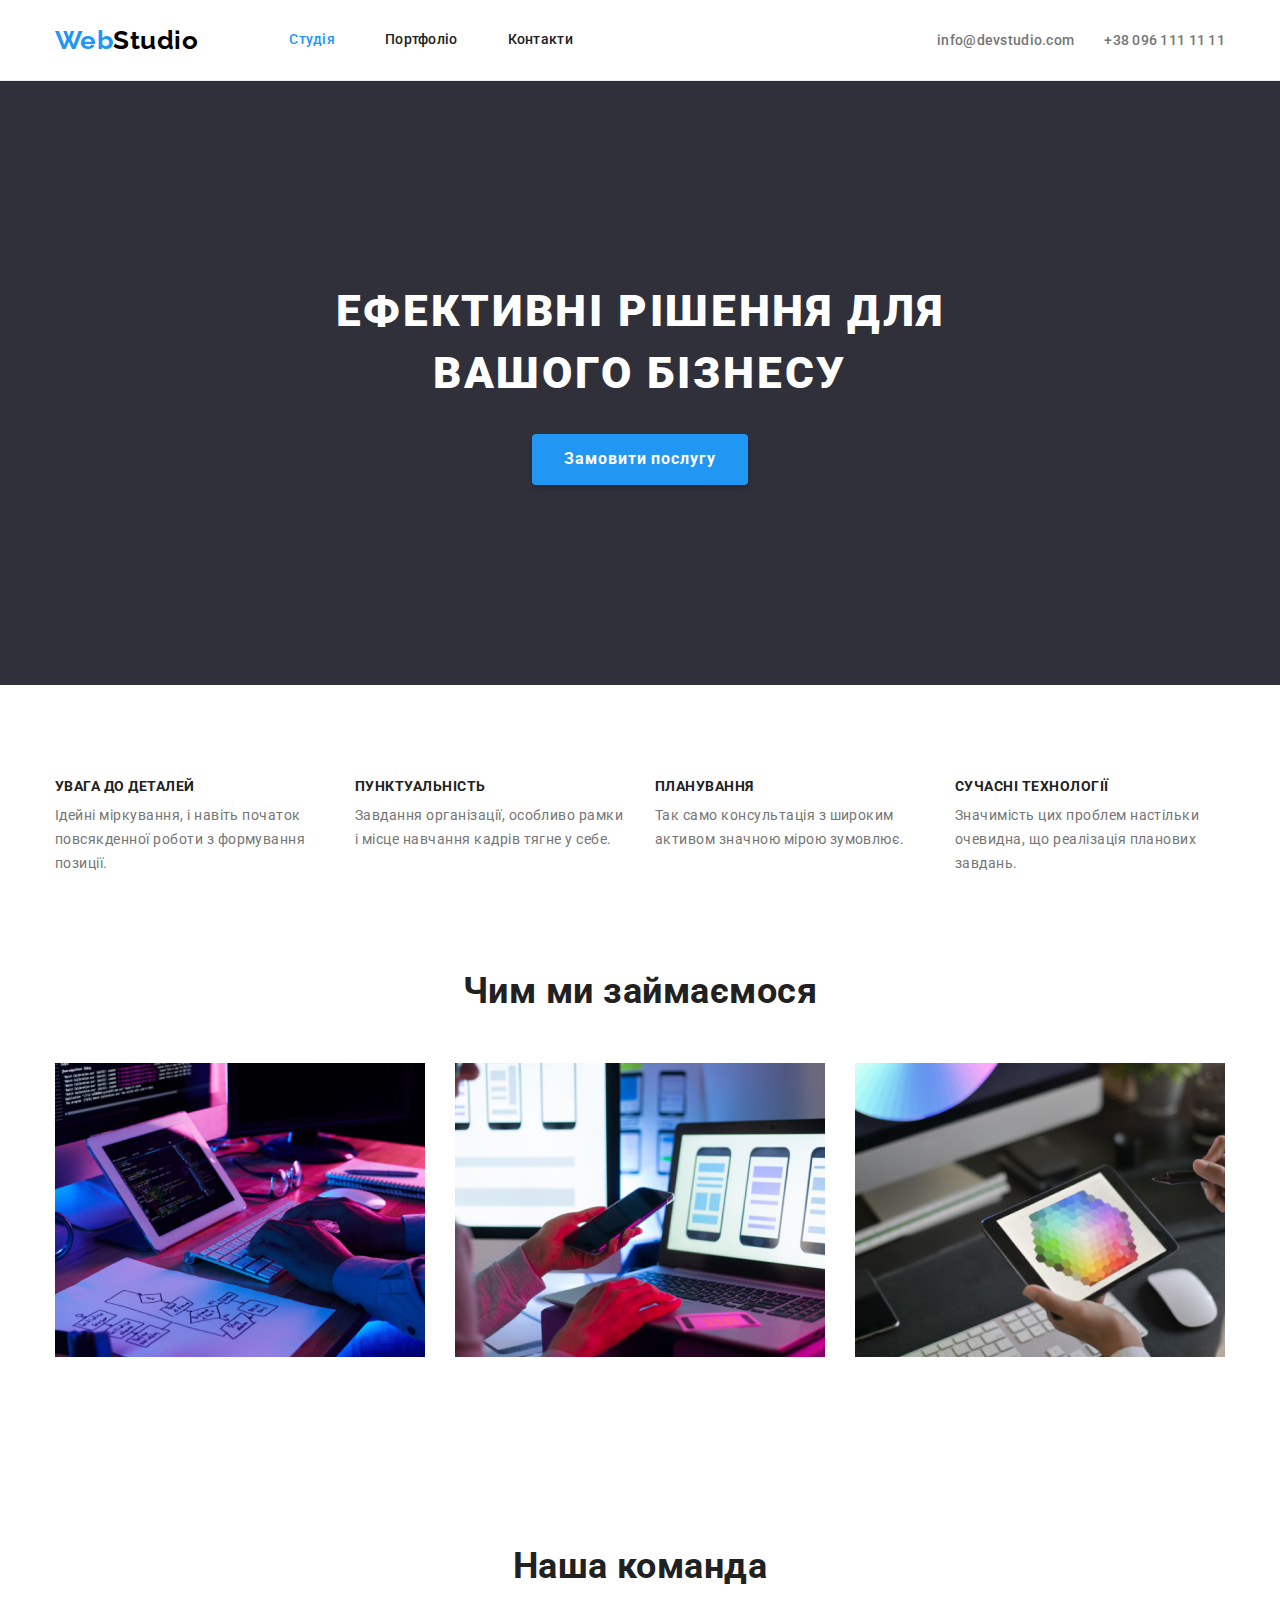
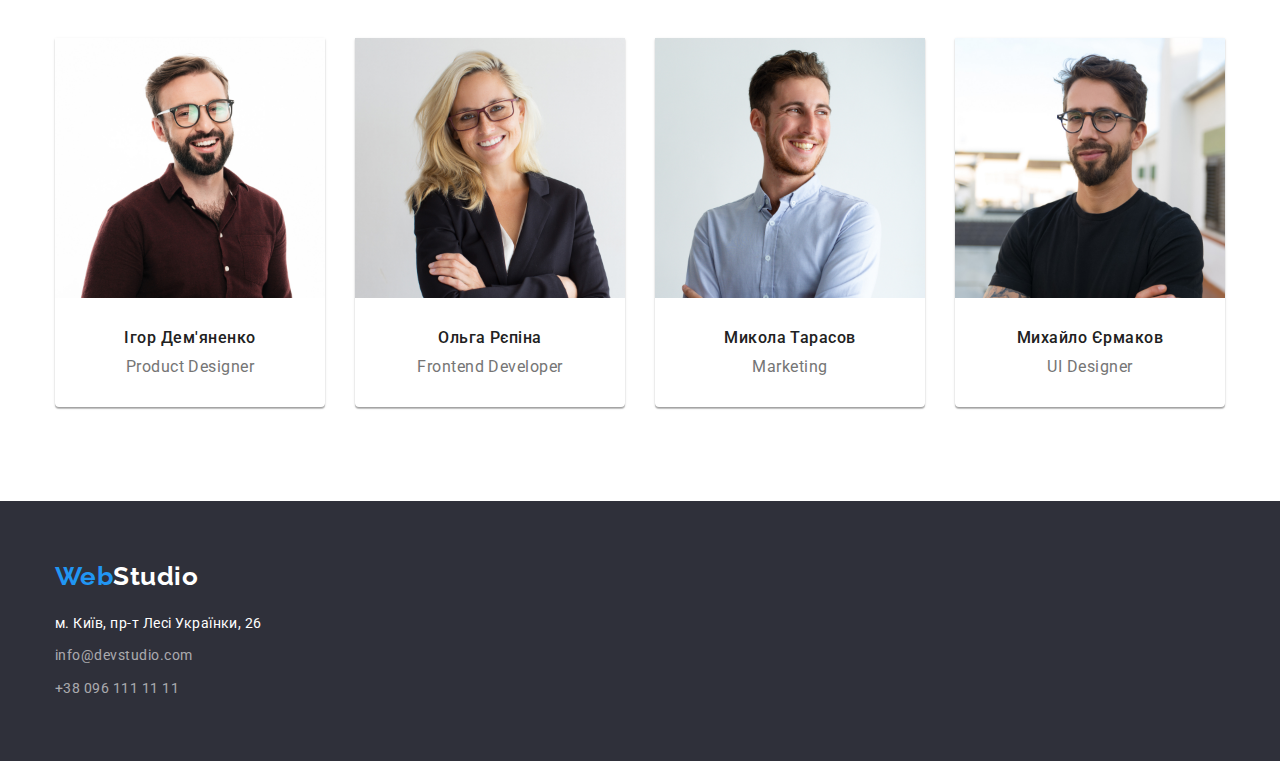
<file: index.html>
<!DOCTYPE html>
<html lang="uk">
  <head>
    <meta charset="UTF-8" />
    <meta http-equiv="X-UA-Compatible" content="IE=edge" />
    <meta name="viewport" content="width=device-width, initial-scale=1.0" />
    <title>Document</title>
    <link
      href="https://fonts.googleapis.com/css2?family=Raleway:wght@700&family=Roboto:wght@400;500;700;900&display=swap"
      rel="stylesheet"
    />
    <link
      rel="stylesheet"
      href="https://cdnjs.cloudflare.com/ajax/libs/modern-normalize/1.1.0/modern-normalize.min.css"
    />
    <link rel="stylesheet" href="./css/styles.css" />
  </head>
  <body>
    <header class="page-header">
      <div class="container main-nav">
        <nav class="main-nav">
          <a href="/" class="logo"> <span class="logo-accent">Web</span>Studio </a>

          <ul class="site-nav list">
            <li class="item"><a href="./index.html" class="link current">Студія</a></li>
            <li class="item"><a href="./portfolio.html" class="link">Портфоліо</a></li>
            <li class="item"><a href="" class="link">Контакти</a></li>
          </ul>
        </nav>
        <ul class="auth-nav list">
          <li class="item"><a href="mailto:info@devstudio.com" class="link">info@devstudio.com </a></li>
          <li class="item"><a href="tel:+380961111111" class="link">+38 096 111 11 11</a></li>
        </ul>
      </div>
    </header>
    <main>
      <div>
        <section class="hero">
          <h1 class="hero-tittle">Ефективні рішення для <br> вашого бізнесу</h1>
          <button type="button" class="button primary">Замовити послугу</button>
        </section>
      </div> 

      <section class="section features-section">
        <div class="container">
          <h2 class="section-tittle visually-hidden">Переваги співпраці з фірмою</h2>
          <ul class="features list">
            <li class="item">
              <h3 class="tittle">УВАГА ДО ДЕТАЛЕЙ</h3>
              <p class="text">
                Ідейні міркування, і навіть початок повсякденної роботи з формування позиції.
              </p>
            </li>
            <li class="item">
              <h3 class="tittle">ПУНКТУАЛЬНІСТЬ</h3>
              <p class="text">
                Завдання організації, особливо рамки і місце навчання кадрів тягне у себе.
              </p>
            </li>
            <li class="item">
              <h3 class="tittle">ПЛАНУВАННЯ</h3>
              <p class="text">Так само консультація з широким активом значною мірою зумовлює.</p>
            </li>
            <li class="item">
              <h3 class="tittle">СУЧАСНІ ТЕХНОЛОГІЇ</h3>
              <p class="text">
                Значимість цих проблем настільки очевидна, що реалізація планових завдань.
              </p>
            </li>
          </ul>
        </div>
      </section>
      <section class="section">
        <div class="container">
            <h2 class="section-tittle">Чим ми займаємося</h2>
            <ul class="work-list list">
                <li class="item">
                    <img src="./images/boxone.jpg" alt="клавіатура та комп'ютер" width="370" />
                </li>
                <li class="item">
                    <img src="./images/boxtwo.jpg" alt="телефон та ноутбук" width="370" />
                </li>
                <li class="item">
                    <img src="./images/boxthree.jpg" alt="планшет і палітра кольорів на ньому" width="370" />
                </li>
            </ul>
        </div>
      </section>
      <section class="section team-members">
        <div class="container">
            <h2 class="section-tittle">Наша команда</h2>
            <ul class="team-list list">
                <li class="item">
                    <img src="./images/photoigordemianenko.jpg" alt="фото" width="270" />
                   <div class="team-list-members">
                      <h3 class="tittle">Ігор Дем'яненко</h3>
                      <p class="text">Product Designer</p>
                   </div>
                </li>
                <li class="item">
                    <img src="./images/photoolharepina.jpg" alt="фото" width="270" />
                    <div class="team-list-members">
                      <h3 class="tittle">Ольга Рєпіна</h3>
                      <p class="text">Frontend Developer</p>
                    </div>
                </li>
                <li class="item">
                    <img src="./images/photomykolatarasov.jpg" alt="фото" width="270" />
                    <div class="team-list-members">
                      <h3 class="tittle">Микола Тарасов</h3>
                      <p class="text">Marketing</p>
                    </div>
                </li>
                <li class="item">
                    <img src="./images/photomyhailoermakov.jpg" alt="фото" width="270" />
                    <div class="team-list-members">
                      <h3 class="tittle">Михайло Єрмаков</h3>
                      <p class="text">UI Designer</p>
                    </div>
                </li>
            </ul>
        </div>
      </section>
    </main>
    <footer class="footer">
      <div class="container">
        <a href="/" class="logo"> <span class="logo-accent">Web</span>Studio </a>
        <address class="address">
           <ul class="address-list list">
              <li class="item"><a href="https://goo.gl/maps/12dzC33AXfoqpjeh8" class="link first-item">м. Київ, пр-т Лесі Українки, 26</a></li>
              <li class="item"><a href="mailto:info@devstudio.com" class="link">info@devstudio.com</a></li>
              <li class="item"><a href="tel:+380961111111" class="link">+38 096 111 11 11</a></li>
           </ul>
        </address>
      </div>
    </footer>
  </body>
</html>
</file>
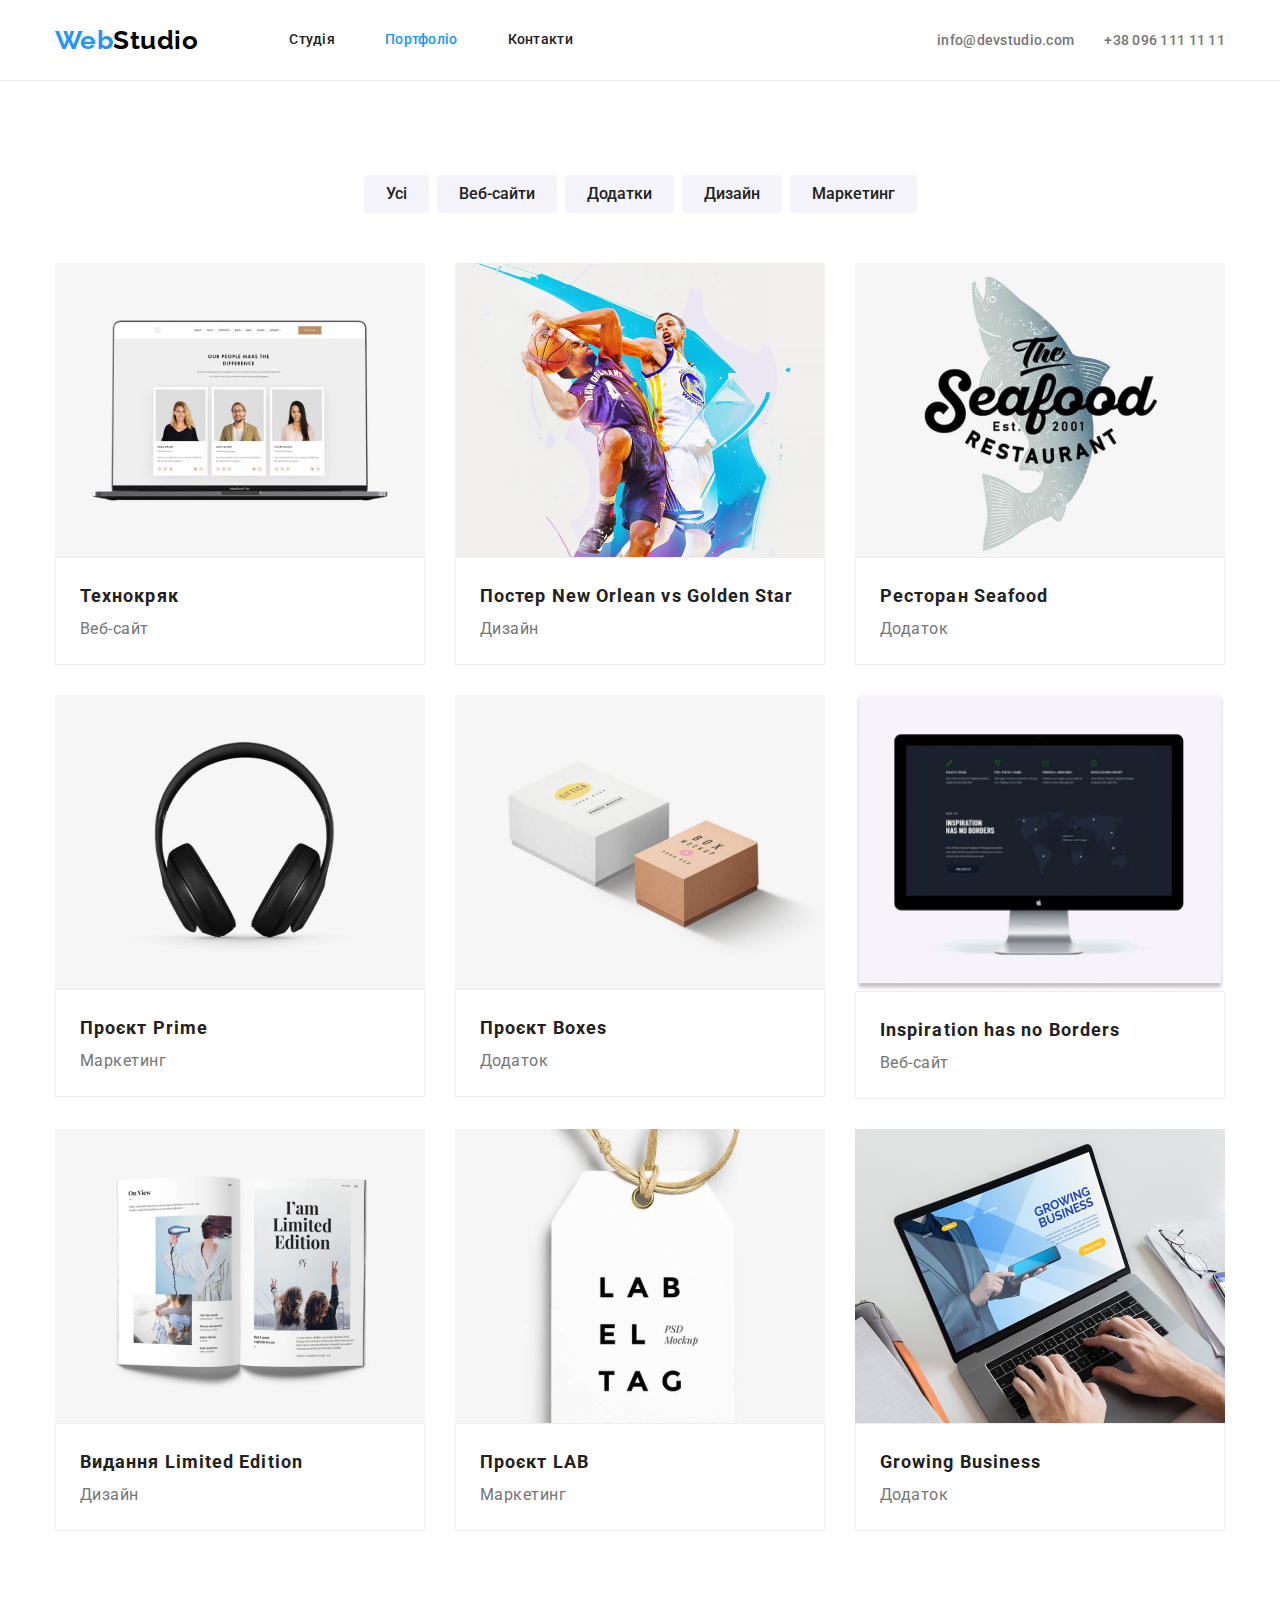
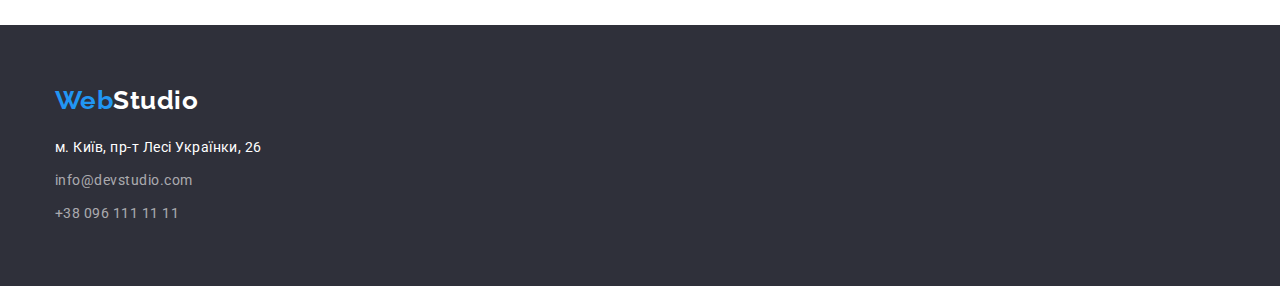
<file: portfolio.html>
<!DOCTYPE html>
<html lang="uk">
<head>
    <meta charset="UTF-8">
    <meta http-equiv="X-UA-Compatible" content="IE=edge">
    <meta name="viewport" content="width=device-width, initial-scale=1.0">
    <title>Document</title>
    <link href="https://fonts.googleapis.com/css2?family=Raleway:wght@700&family=Roboto:wght@400;500;700;900&display=swap"
        rel="stylesheet">
    <link rel="stylesheet" href="https://cdnjs.cloudflare.com/ajax/libs/modern-normalize/1.1.0/modern-normalize.min.css">    
    <link rel="stylesheet" href="./css/styles.css">
</head>

<body>
    <header class="page-header">
       <div class="container main-nav">
        <nav class="main-nav">
            <a href="/" class="logo">
                <span class="logo-accent">Web</span>Studio
            </a>
        
            <ul class="site-nav list">
                <li class="item"> <a href="./index.html" class="link">Студія</a></li>
                <li class="item"> <a href="./portfolio.html" class="link current">Портфоліо</a></li>
                <li class="item"> <a href="" class="link">Контакти</a></li>
            </ul>
        </nav>
        <ul class="auth-nav list">
            <li class="item"> <a href="mailto:info@devstudio.com" class="link">info@devstudio.com </a></li>
            <li class="item"> <a href="tel:+380961111111" class="link">+38 096 111 11 11</a></li>
        </ul>
       </div>

    </header>

<main>
    <section class="section">
       <div class="container">
        <h1 class="portfolio-tittle visually-hidden">Портфоліо</h1>
        <ul class="filter list">
            <li class="item">
                <button class="button" type="button">Усі</button>
            </li>
            <li class="item">
                <button class="button" type="button">Веб-сайти</button>
            </li>
            <li class="item">
                <button class="button" type="button">Додатки</button>
            </li>
            <li class="item">
                <button class="button" type="button">Дизайн</button>
            </li>
            <li class="item">
                <button class="button" type="button">Маркетинг</button>
            </li>
        </ul>
        <ul class="projects list">
            <li class="item">
                <a href="" class="link">
                    <img src="./images/img.jpg" alt="Екран ноутбука" width="370">
                    <div class="project-descr">
                        <h2 class="projects-title">Технокряк</h2>
                        <p class="text">Веб-сайт</p>
                    </div>
                </a>
            </li>
            <li class="item">
                <a href="" class="link">
                    <img src="./images/imgone.jpg" alt="Двоє людей грають у баскетбол" width="370">
                   <div class="project-descr">
                        <h2 class="projects-title">Постер New Orlean vs Golden Star</h2>
                        <p class="text">Дизайн</p>
                   </div>
                </a>
            </li>
            <li class="item">
                <a href="" class="link">
                    <img src="./images/imgtwo.jpg" alt="Риба та емблема ресторану" width="370">
                    <div class="project-descr">
                        <h2 class="projects-title">Ресторан Seafood</h2>
                        <p class="text">Додаток</p>
                    </div>
                </a>
            </li>
            <li class="item">
                <a href="" class="link">
                    <img src="./images/imgthree.jpg" alt="Навушники" width="370">
                   <div class="project-descr">
                        <h2 class="projects-title">Проєкт Prime</h2>
                        <p class="text">Маркетинг</p>
                   </div>
                </a>
            </li>
            <li class="item">
                <a href="" class="link">
                    <img src="./images/imgfour.jpg" alt="Дві коробки" width="370">
                    <div class="project-descr">
                        <h2 class="projects-title">Проєкт Boxes</h2>
                        <p class="text">Додаток</p>
                    </div>
                </a>
            </li>
            <li class="item">
                <a href="" class="link">
                    <img src="./images/imgfive.jpg" alt="Екран комп'ютера" width="370">
                    <div class="project-descr">
                        <h2 class="projects-title">Inspiration has no Borders</h2>
                        <p class="text">Веб-сайт</p>
                    </div>
                </a>
            </li>
            <li class="item">
                <a href="" class="link">
                    <img src="./images/imgsix.jpg" alt="Журнал" width="370">
                    <div class="project-descr">
                        <h2 class="projects-title">Видання Limited Edition</h2>
                        <p class="text">Дизайн</p>
                    </div>
                </a>
            </li>
            <li class="item">
                <a href="" class="link">
                    <img src="./images/imgseven.jpg" alt="Етикетка" width="370">
                   <div class="project-descr">
                        <h2 class="projects-title">Проєкт LAB</h2>
                        <p class="text">Маркетинг</p>
                   </div>
                </a>
            </li>
            <li class="item">
                <a href="" class="link">
                    <img src="./images/imgeight.jpg" alt="Ноутбук" width="370">
                    <div class="project-descr">
                        <h2 class="projects-title">Growing Business</h2>
                        <p class="text">Додаток</p>
                    </div>
                </a>
            </li>
        </ul>
       </div>
    </section>
</main>


    <footer class="footer">
        <div class="container">
            <a href="/" class="logo"> <span class="logo-accent">Web</span>Studio </a>
            <address class="address">
                <ul class="address-list list">
                    <li class="item"><a href="https://goo.gl/maps/12dzC33AXfoqpjeh8" class="link first-item">м. Київ, пр-т Лесі Українки, 26</a></li>
                    <li class="item"><a href="mailto:info@devstudio.com" class="link">info@devstudio.com</a></li>
                    <li class="item"><a href="tel:+380961111111" class="link">+38 096 111 11 11</a></li>
                </ul>
            </address>
        </div>
    
    </footer>
    </body>
    
    </html>
</file>
<file: css/styles.css>
:root {
  --primary-text-color: #757575;
  --tittle-text-color: #212121;
  --accent-colour: #2196f3;
  --primary-white-color: #ffffff;
  --color-logo: #000000;
  --button-bgc-color: #f5f4fa;
  --address-link-color: rgba(255, 255, 255, 0.6);
  --footer-bgc-color: #2f303a;
  --secondary-bcg-color: #f5f4fa;
}

h1,
h2,
h3,
h4,
h5,
h6,
p {
  margin: 0;
}

img {
  display: block;
}

/* Стилізація bоdy */
body {
  background-color: var(--primary-white-color);
  color: var(--primary-text-color);
  font-family: Roboto, sans-serif;
  letter-spacing: 0.03em;
}

.container {
  width: 1200px;
  padding-left: 15px;
  padding-right: 15px;
  margin: 0 auto;
}

.list {
  padding: 0;
  margin: 0;
  list-style: none;
}
/* Стилізація логотипу */
.logo {
  color: var(--color-logo);
  font-family: Raleway, sans-serif;
  font-weight: 700;
  font-size: 26px;
  line-height: 1.19;
  text-decoration: none;
}
.logo-accent {
  color: var(--accent-colour);
}
.footer .logo {
  color: var(--primary-white-color);
}

/* page-header */
.page-header {
  border-bottom: 1px solid #ececec;
}

/* Main Nav */
.main-nav {
  display: flex;
  align-items: center;
}

/* Site Nav */
.site-nav {
  display: flex;
  margin-left: 91px;
}
.site-nav .item:not(:last-child) {
  margin-right: 50px;
}

.site-nav .link {
  display: block;
  padding-top: 32px;
  padding-bottom: 32px;

  color: var(--tittle-text-color);
  font-weight: 500;
  font-size: 14px;
  line-height: 1.14;
  letter-spacing: 0.02em;
  text-decoration: none;
}
.site-nav .link:hover,
.site-nav .link:focus {
  color: var(--accent-colour);
}
.site-nav .link.current {
  color: var(--accent-colour);
}

/* auth nav*/
.auth-nav {
  display: flex;
  margin-left: auto;
}

.auth-nav .item + .item {
  margin-left: 30px;
}

.auth-nav .link {
  color: var(--primary-text-color);
  font-weight: 500;
  font-size: 14px;
  line-height: 1.14;
  letter-spacing: 0.02em;
  text-decoration: none;
}

.auth-nav .link:hover,
.auth-nav .link:focus {
  color: var(--accent-colour);
}

/* hero */
.hero {
  background-color: var(--footer-bgc-color);
  padding-top: 200px;
  padding-bottom: 200px;
  text-align: center;
}
.hero-tittle {
  margin-top: 0;
  margin-bottom: 30px;

  color: var(--primary-white-color);
  font-weight: 900;
  font-size: 44px;
  line-height: 1.4;
  text-align: center;
  letter-spacing: 0.06em;
  text-transform: uppercase;
}

/* Sections */
.section {
  padding-top: 94px;
  padding-bottom: 94px;
}

.features-section{
  padding-bottom: 0;
}

.section-tittle,
.portfolio-tittle {
  margin-top: 0;
  margin-bottom: 50px;

  color: var(--tittle-text-color);
  font-weight: 700;
  font-size: 36px;
  line-height: 1.2;
  text-align: center;
}

/* Features */
.features {
  display: flex;
}

.features .item {
  width: 270px;
  margin-right: 30px;
}

.features .item:nth-last-child(1) {
  margin-right: 0;
}

.features .tittle {
  margin-top: 0;
  margin-bottom: 10px;
  color: var(--tittle-text-color);
  font-weight: 700;
  font-size: 14px;
  line-height: 1.14;
  text-transform: uppercase;
}

.features .text {
  margin-top: 0;
  margin-bottom: 0;
  font-size: 14px;
  line-height: 1.7;
}

/* Work-list */
.work-list {
  display: flex;
}
.work-list .item:not(:last-child) {
  margin-right: 30px;
}

/* Team-list */
.team-list-members {
  padding-top: 30px;
  padding-bottom: 30px;
}
.team-list {
  display: flex;
}

.team-list .item {
  box-shadow: 0px 1px 3px rgba(0, 0, 0, 0.12), 0px 1px 1px rgba(0, 0, 0, 0.14),
    0px 2px 1px rgba(0, 0, 0, 0.2);
  border-radius: 0px 0px 4px 4px;
}

.team-list .item:not(:last-child) {
  margin-right: 30px;
}

.team-list .tittle {
  margin-bottom: 10px;
  color: var(--tittle-text-color);
  font-weight: 500;
  font-size: 16px;
  line-height: 1.2;
  text-align: center;
}
.team-list .text {
  font-size: 16px;
  line-height: 1.2;
  text-align: center;
}

/* Buttons */
.button {
  color: var(--tittle-text-color);
  background-color: var(--button-bgc-color);
  cursor: pointer;
  font-family: inherit;
  font-weight: 500;
  font-size: 16px;
  line-height: 1.6;
  text-align: center;

  display: inline-block;
  padding: 6px 22px;
  border-radius: 4px;
  border: none;
}

.button:hover,
.button:focus {
  color: var(--primary-white-color);
  background-color: var(--accent-colour);
}

.button.primary {
  color: var(--primary-white-color);
  background-color: var(--accent-colour);
  font-weight: 700;
  font-size: 16px;
  line-height: 1.9;
  display: flex;
  align-items: center;
  text-align: center;
  letter-spacing: 0.06em;

  display: inline-block;
  padding: 10px 32px;

  box-shadow: 0px 4px 4px rgba(0, 0, 0, 0.15);
}

/* Filter */
.filter {
  display: flex;
  margin-bottom: 50px;
  justify-content: center;
}
.filter .item:not(:last-child) {
  margin-right: 8px;
}

/* Projects */
.projects {
  display: flex;
  flex-wrap: wrap;
  gap: 30px;
}

.projects .item {
  width: 370px;
}

.projects-title {
  color: var(--tittle-text-color);
  font-weight: 700;
  font-size: 18px;
  line-height: 2;
  letter-spacing: 0.06em;
}
.projects .text {
  color: var(--primary-text-color);
  font-size: 16px;
  line-height: 1.9;
}
.projects .link {
  text-decoration: none;
}
.project-descr {
  padding: 20px 24px;
  border: 1px solid #eeeeee;
}

/* address */
.address {
  margin-top: 20px;
  font-style: normal;
  font-weight: 400;
  font-size: 14px;
  line-height: 1.7;
}
.address .link {
  color: var(--address-link-color);
  text-decoration: none;
}

.address-list .first-item {
  color: var(--primary-white-color);
}

.address-list .item:not(:last-child) {
  margin-bottom: 9px;
}

.address .link:hover,
.address .link:focus {
  color: var(--accent-colour);
}
/* Footer */
.footer {
  padding-top: 60px;
  padding-bottom: 60px;
  background-color: var(--footer-bgc-color);
}

.visually-hidden {
  position: absolute;
  width: 1px;
  height: 1px;
  margin: -1px;
  padding: 0;
  overflow: hidden;
  border: 0;
  clip: rect(0 0 0 0);
}
</file>
